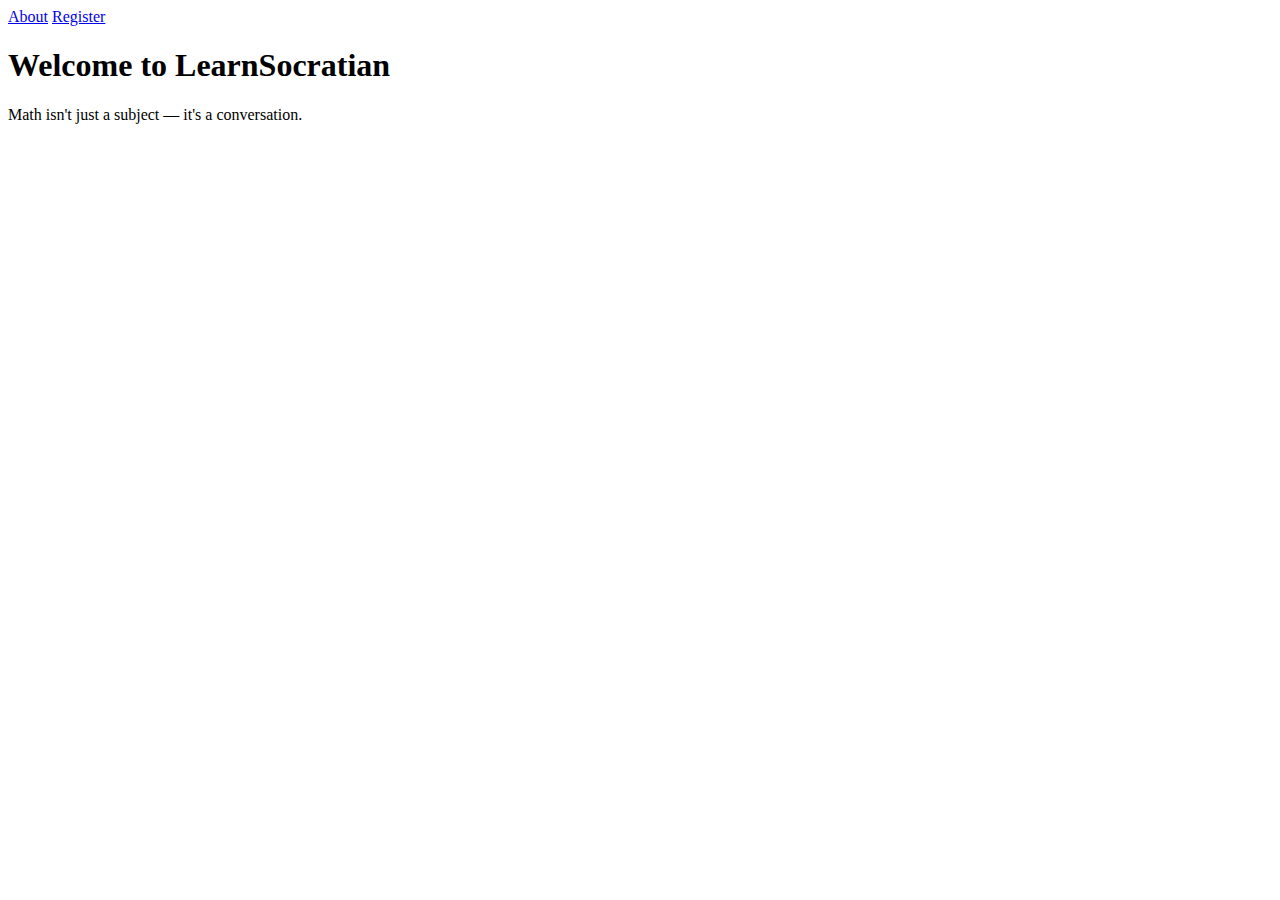
<file: index.html>
<html>
  <head><title>LearnSocratian</title></head>
  <body>
    <nav>
      <a href="about.html">About</a>
      <a href="register.html">Register</a>
    </nav>

    <h1>Welcome to LearnSocratian</h1>
    <p>Math isn't just a subject — it's a conversation.</p>
    <!-- Add more content here -->
  </body>
</html>
</file>
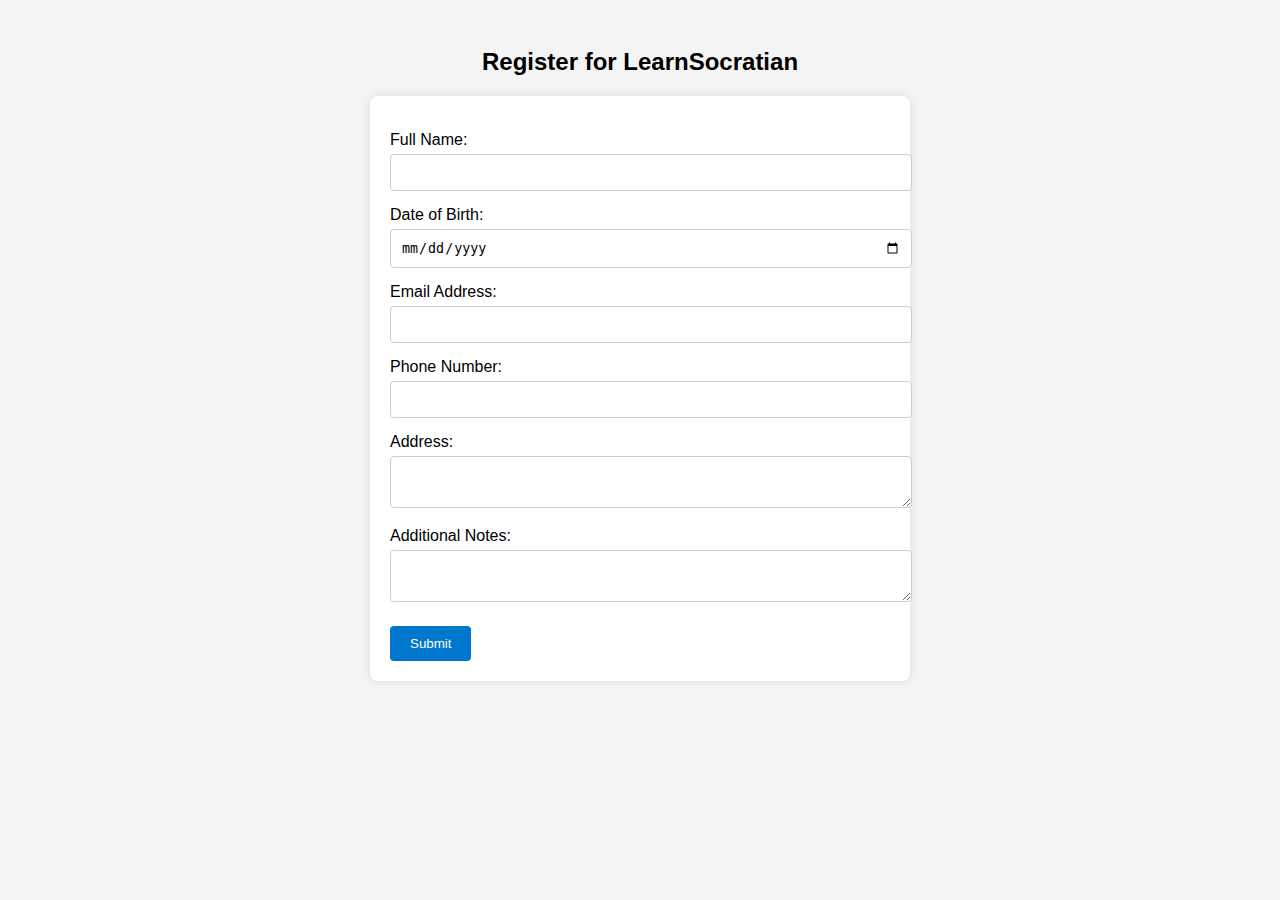
<file: register/index.html>
<!DOCTYPE html>
<html lang="en">
<head>
  <meta charset="UTF-8">
  <title>Register for LearnSocratian</title>
  <style>
    body {
      font-family: Arial, sans-serif;
      padding: 20px;
      background-color: #f4f4f4;
    }
    form {
      background: white;
      padding: 20px;
      border-radius: 8px;
      max-width: 500px;
      margin: auto;
      box-shadow: 0 0 10px rgba(0,0,0,0.1);
    }
    label {
      display: block;
      margin-top: 15px;
    }
    input, textarea {
      width: 100%;
      padding: 10px;
      margin-top: 5px;
      border: 1px solid #ccc;
      border-radius: 4px;
    }
    button {
      margin-top: 20px;
      padding: 10px 20px;
      background-color: #0077cc;
      color: white;
      border: none;
      border-radius: 4px;
      cursor: pointer;
    }
    button:hover {
      background-color: #005fa3;
    }
  </style>
</head>
<body>

  <h2 style="text-align:center;">Register for LearnSocratian</h2>
  <form action="https://formspree.io/f/YOUR_FORM_ID" method="POST">
    <label for="name">Full Name:</label>
    <input type="text" id="name" name="name" required>

    <label for="dob">Date of Birth:</label>
    <input type="date" id="dob" name="dob" required>

    <label for="email">Email Address:</label>
    <input type="email" id="email" name="email" required>

    <label for="phone">Phone Number:</label>
    <input type="tel" id="phone" name="phone">

    <label for="address">Address:</label>
    <textarea id="address" name="address"></textarea>

    <label for="notes">Additional Notes:</label>
    <textarea id="notes" name="notes"></textarea>

    <button type="submit">Submit</button>
  </form>

</body>
</html>
</file>
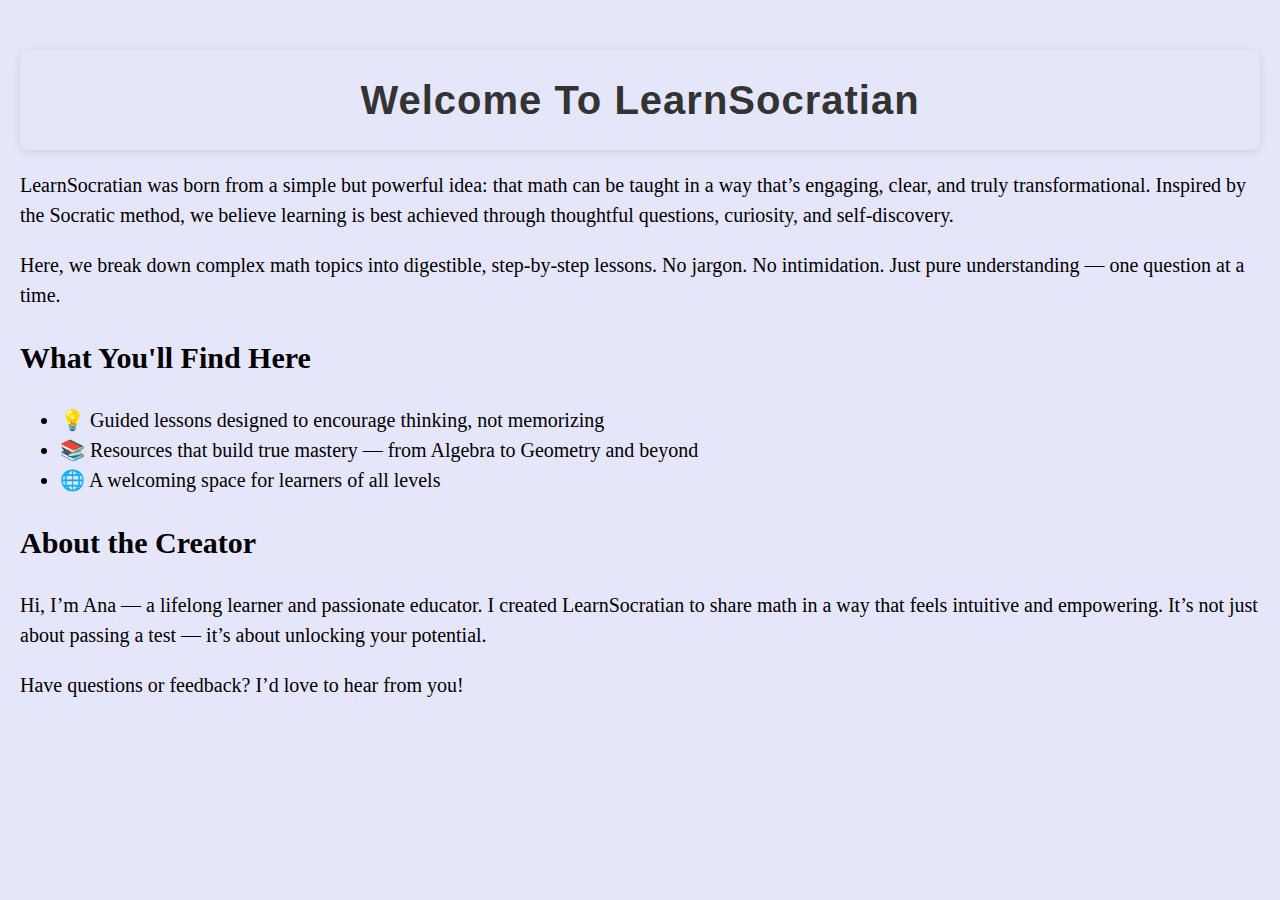
<file: about.html>
<!DOCTYPE html>
<html>
  <head>
    <title>About LearnSocratian</title>
    <link rel="stylesheet" href="style.css">
  </head>
  <body>
    <header>
      <h1>Welcome to LearnSocratian</h1>
    </header>

    <section>
      <p>LearnSocratian was born from a simple but powerful idea: that math can be taught in a way that’s engaging, clear, and truly transformational. Inspired by the Socratic method, we believe learning is best achieved through thoughtful questions, curiosity, and self-discovery.</p>

      <p>Here, we break down complex math topics into digestible, step-by-step lessons. No jargon. No intimidation. Just pure understanding — one question at a time.</p>
    </section>

    <section>
      <h2>What You'll Find Here</h2>
      <ul>
        <li>💡 Guided lessons designed to encourage thinking, not memorizing</li>
        <li>📚 Resources that build true mastery — from Algebra to Geometry and beyond</li>
        <li>🌐 A welcoming space for learners of all levels</li>
      </ul>
    </section>

    <section>
      <h2>About the Creator</h2>
      <p>Hi, I’m Ana — a lifelong learner and passionate educator. I created LearnSocratian to share math in a way that feels intuitive and empowering. It’s not just about passing a test — it’s about unlocking your potential.</p>
    </section>

    <footer>
      <p>Have questions or feedback? I’d love to hear from you!</p>
    </footer>
  </body>
</html>
</file>
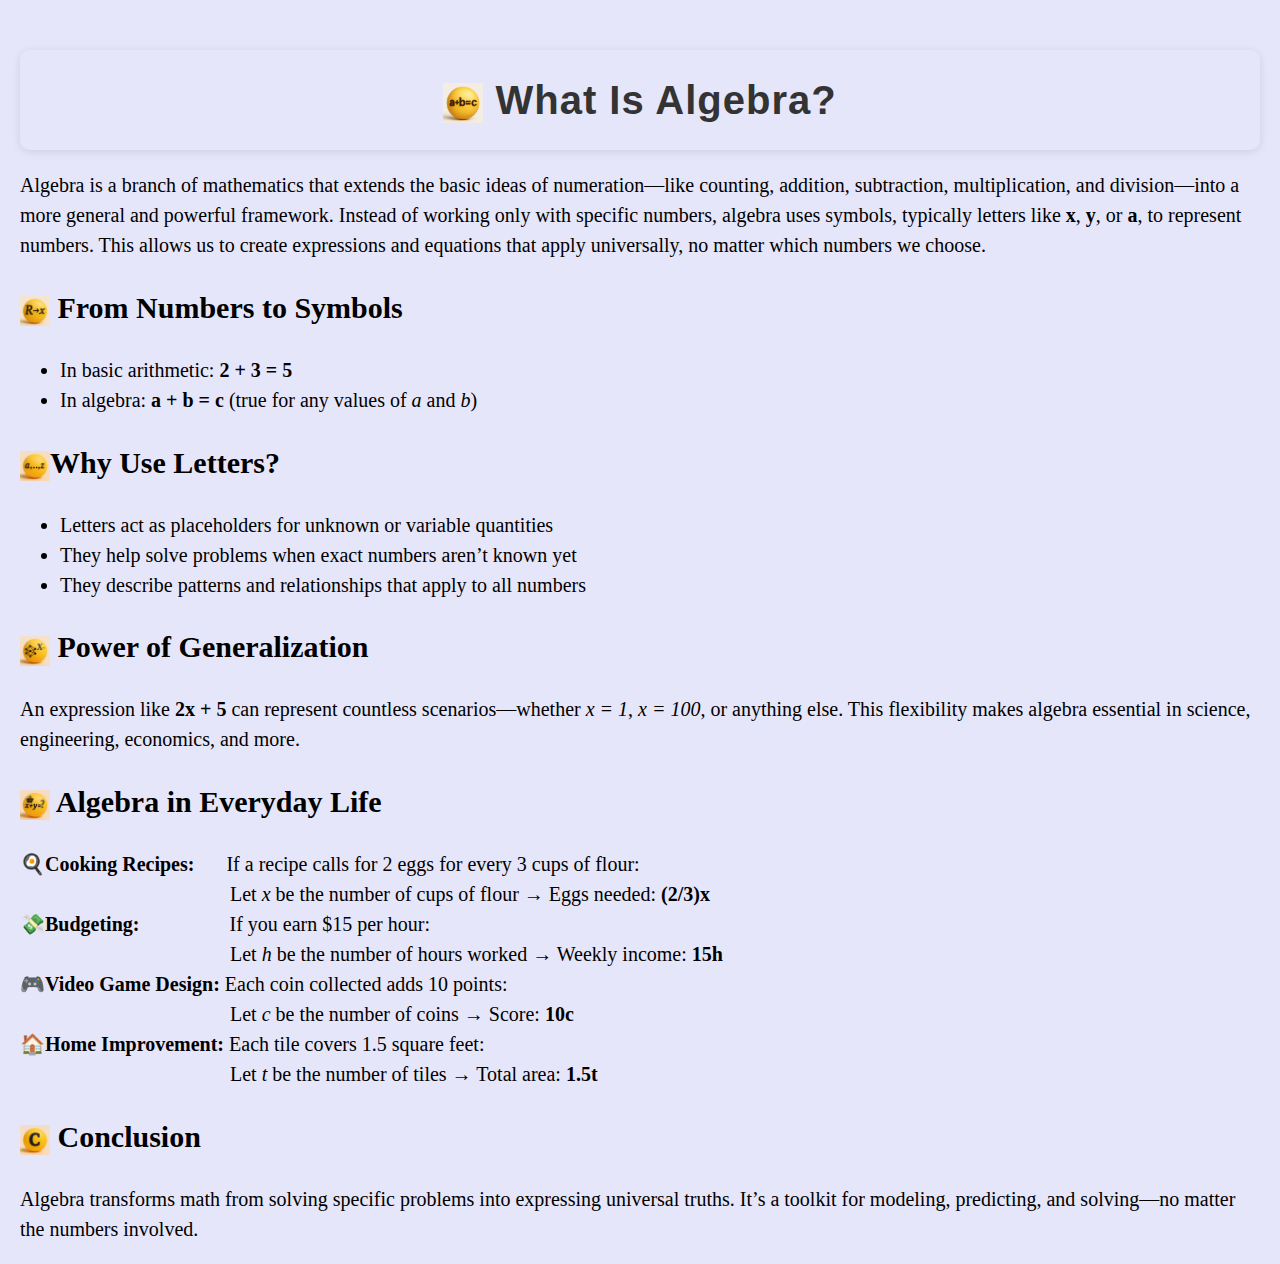
<file: Algebra.html>
<!DOCTYPE html>
<html lang="en">
<head>
  <meta charset="UTF-8">
  <title>Algebra LearnSocratian</title>
  <link rel="stylesheet" href="styles.css">
  <style>
    
  </style>
</head>

<body>
    <div id="menu-placeholder"></div>

  <h1> <img src="images/Algebra.png" alt="🧮" style="height: 1em; vertical-align: middle;"> What Is Algebra?</h1>
  <div class="section">
    <p>Algebra is a branch of mathematics that extends the basic ideas of numeration—like counting, addition, subtraction, multiplication, and division—into a more general and powerful framework. Instead of working only with specific numbers, algebra uses symbols, typically letters like <strong>x</strong>, <strong>y</strong>, or <strong>a</strong>, to represent numbers. This allows us to create expressions and equations that apply universally, no matter which numbers we choose.</p>
  </div>

  <h2><img src="images/Rtox.png" alt="🔢" style="height: 1em; vertical-align: middle;"> From Numbers to Symbols</h2>
  <div class="section">
    <ul>
      <li>In basic arithmetic: <strong>2 + 3 = 5</strong></li>
      <li>In algebra: <strong>a + b = c</strong> (true for any values of <em>a</em> and <em>b</em>)</li>
    </ul>
  </div>

  <h2> <img src="images/atoz.png" alt="🧠" style="height: 1em; vertical-align: middle;">Why Use Letters?</h2>
  <div class="section">
    <ul>
      <li>Letters act as placeholders for unknown or variable quantities</li>
      <li>They help solve problems when exact numbers aren’t known yet</li>
      <li>They describe patterns and relationships that apply to all numbers</li>
    </ul>
  </div>

  <h2><img src="images/general.png" alt="📐" style="height: 1em; vertical-align: middle;"> Power of Generalization</h2>
  <div class="section">
    <p>An expression like <strong>2x + 5</strong> can represent countless scenarios—whether <em>x = 1</em>, <em>x = 100</em>, or anything else. This flexibility makes algebra essential in science, engineering, economics, and more.</p>
  </div>

  <h2><img src="images/life.png" alt="🌍" style="height: 1em; vertical-align: middle;"> Algebra in Everyday Life</h2>
  <div class="section">
    <div class="highlight"><span class="emoji">🍳</span><strong>Cooking Recipes:</strong><span style="margin-left: 3.2ch;">If a recipe calls for 2 eggs for every 3 cups of flour:</span><br>
    <span style="margin-left: 21ch;">Let <em>x</em> be the number of cups of flour → Eggs needed: <strong>(2/3)x</strong></span></div>

    <div class="highlight"><span class="emoji">💸</span><strong>Budgeting:</strong> <span style="margin-left: 8.5ch;">If you earn $15 per hour:</span><br>
    <span style="margin-left: 21ch;">Let <em>h</em> be the number of hours worked → Weekly income: <strong>15h</strong></span></div>

    <div class="highlight"><span class="emoji">🎮</span><strong>Video Game Design:</strong> Each coin collected adds 10 points:<br>
    <span style="margin-left: 21ch;">Let <em>c</em> be the number of coins → Score: <strong>10c</strong></span></div>

    <div class="highlight"><span class="emoji">🏠</span><strong>Home Improvement:</strong> Each tile covers 1.5 square feet:<br>
    <span style="margin-left: 21ch;">Let <em>t</em> be the number of tiles → Total area: <strong>1.5t</strong></span></div>
  </div>

  <h2><img src="images/Conclusion.png" alt="✨" style="height: 1em; vertical-align: middle;"> Conclusion</h2>
  <div class="section">
    <p>Algebra transforms math from solving specific problems into expressing universal truths. It’s a toolkit for modeling, predicting, and solving—no matter the numbers involved.</p>
  </div>

<!--JavaScript code-->
      <script src="menu-loader.js"></script>
  </body>
  </html>
</file>
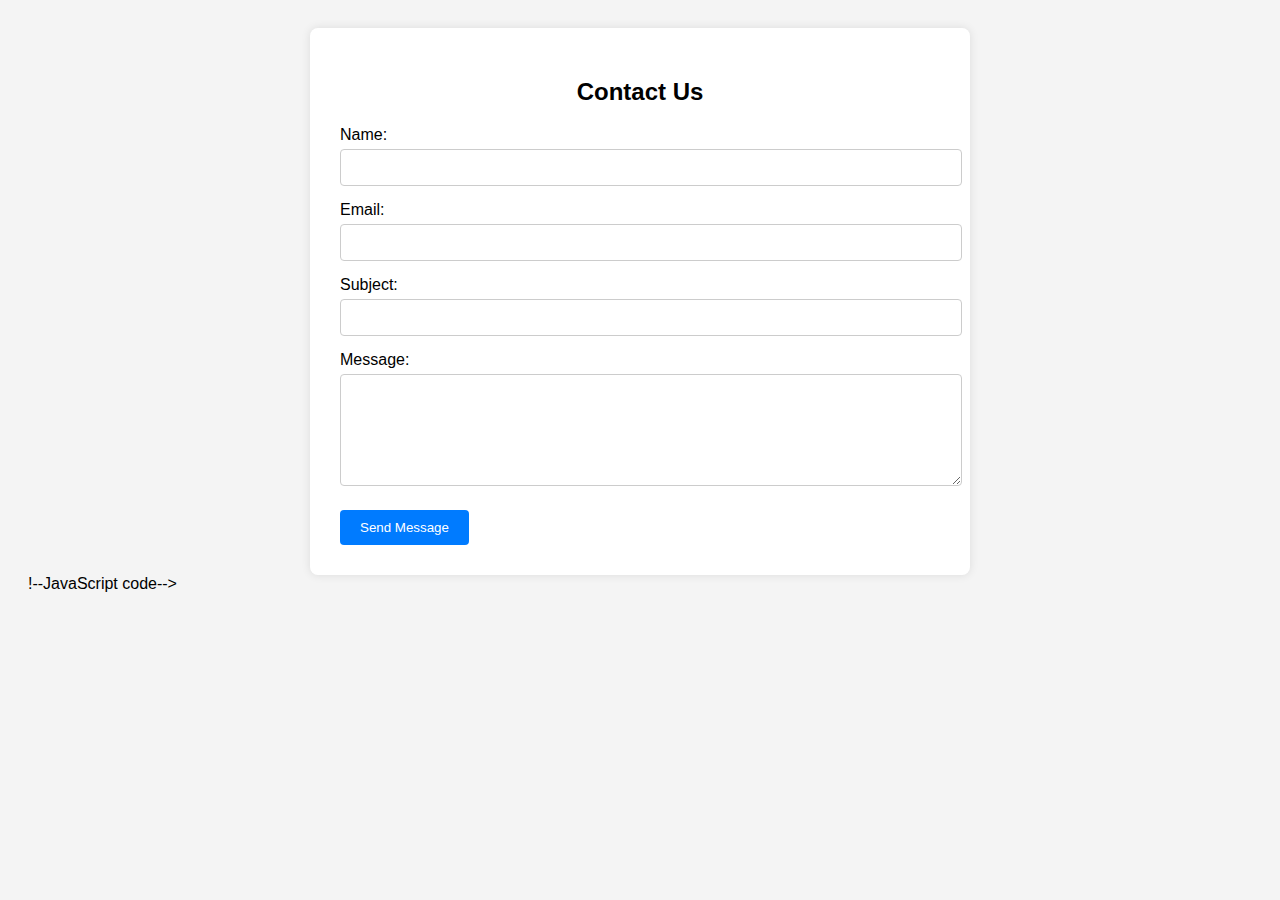
<file: Contact.html>
<!DOCTYPE html>
<html lang="en">
<head>
  <meta charset="UTF-8">
  <meta name="viewport" content="width=device-width, initial-scale=1">
  <title>Contact Us</title>
  <style>
    body {
      font-family: Arial, sans-serif;
      background-color: #f4f4f4;
      padding: 20px;
    }
    .contact-container {
      max-width: 600px;
      margin: auto;
      background: white;
      padding: 30px;
      border-radius: 8px;
      box-shadow: 0 0 10px rgba(0,0,0,0.1);
    }
    h2 {
      text-align: center;
      margin-bottom: 20px;
    }
    label {
      display: block;
      margin-top: 15px;
    }
    input, textarea {
      width: 100%;
      padding: 10px;
      margin-top: 5px;
      border: 1px solid #ccc;
      border-radius: 4px;
    }
    button {
      margin-top: 20px;
      padding: 10px 20px;
      background-color: #007BFF;
      color: white;
      border: none;
      border-radius: 4px;
      cursor: pointer;
    }
    button:hover {
      background-color: #0056b3;
    }
  </style>
</head>
<body>

  <div id="menu-placeholder"></div>

  <div class="contact-container">
    <h2>Contact Us</h2>
    <form action="submit_form.php" method="POST">
      <label for="name">Name:</label>
      <input type="text" id="name" name="name" required>

      <label for="email">Email:</label>
      <input type="email" id="email" name="email" required>

      <label for="subject">Subject:</label>
      <input type="text" id="subject" name="subject">

      <label for="message">Message:</label>
      <textarea id="message" name="message" rows="6" required></textarea>

      <button type="submit">Send Message</button>
    </form>
  </div>


  !--JavaScript code-->
      <script src="menu-loader.js"></script>
</body>
</html>
</file>
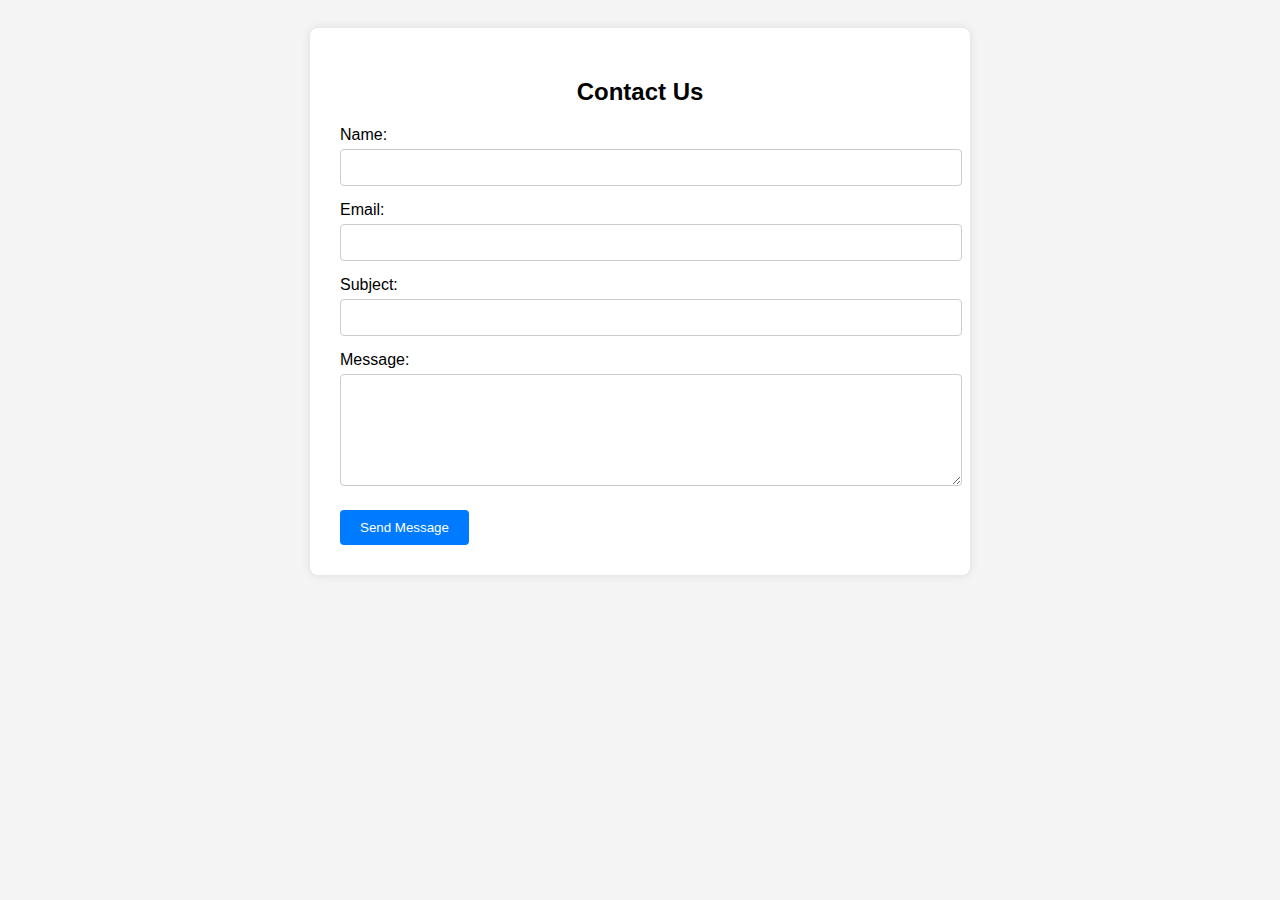
<file: contact.html>
<!DOCTYPE html>
<html lang="en">
<head>
  <meta charset="UTF-8">
  <meta name="viewport" content="width=device-width, initial-scale=1">
  <title>Contact Us</title>
  <style>
    body {
      font-family: Arial, sans-serif;
      background-color: #f4f4f4;
      padding: 20px;
    }
    .contact-container {
      max-width: 600px;
      margin: auto;
      background: white;
      padding: 30px;
      border-radius: 8px;
      box-shadow: 0 0 10px rgba(0,0,0,0.1);
    }
    h2 {
      text-align: center;
      margin-bottom: 20px;
    }
    label {
      display: block;
      margin-top: 15px;
    }
    input, textarea {
      width: 100%;
      padding: 10px;
      margin-top: 5px;
      border: 1px solid #ccc;
      border-radius: 4px;
    }
    button {
      margin-top: 20px;
      padding: 10px 20px;
      background-color: #007BFF;
      color: white;
      border: none;
      border-radius: 4px;
      cursor: pointer;
    }
    button:hover {
      background-color: #0056b3;
    }
  </style>
</head>
<body>

  <div id="menu-placeholder"></div>
  
  <div class="contact-container">
    <h2>Contact Us</h2>
    <form action="https://formspree.io/f/mgvzpler" method="POST">
      

      <label for="name">Name:</label>
      <input type="text" id="name" name="name" required>

      <label for="email">Email:</label>
      <input type="email" id="email" name="email" required>

      <label for="subject">Subject:</label>
      <input type="text" id="subject" name="subject">

      <label for="message">Message:</label>
      <textarea id="message" name="message" rows="6" required></textarea>

      <button type="submit">Send Message</button>
     
      <input type="hidden" name="_redirect" value="https://learnsocratian.github.io/thank-you.html">

    </form>
  </div>


  <!--JavaScript code-->
      <script src="menu-loader.js"></script>
</body>
</html>
</file>
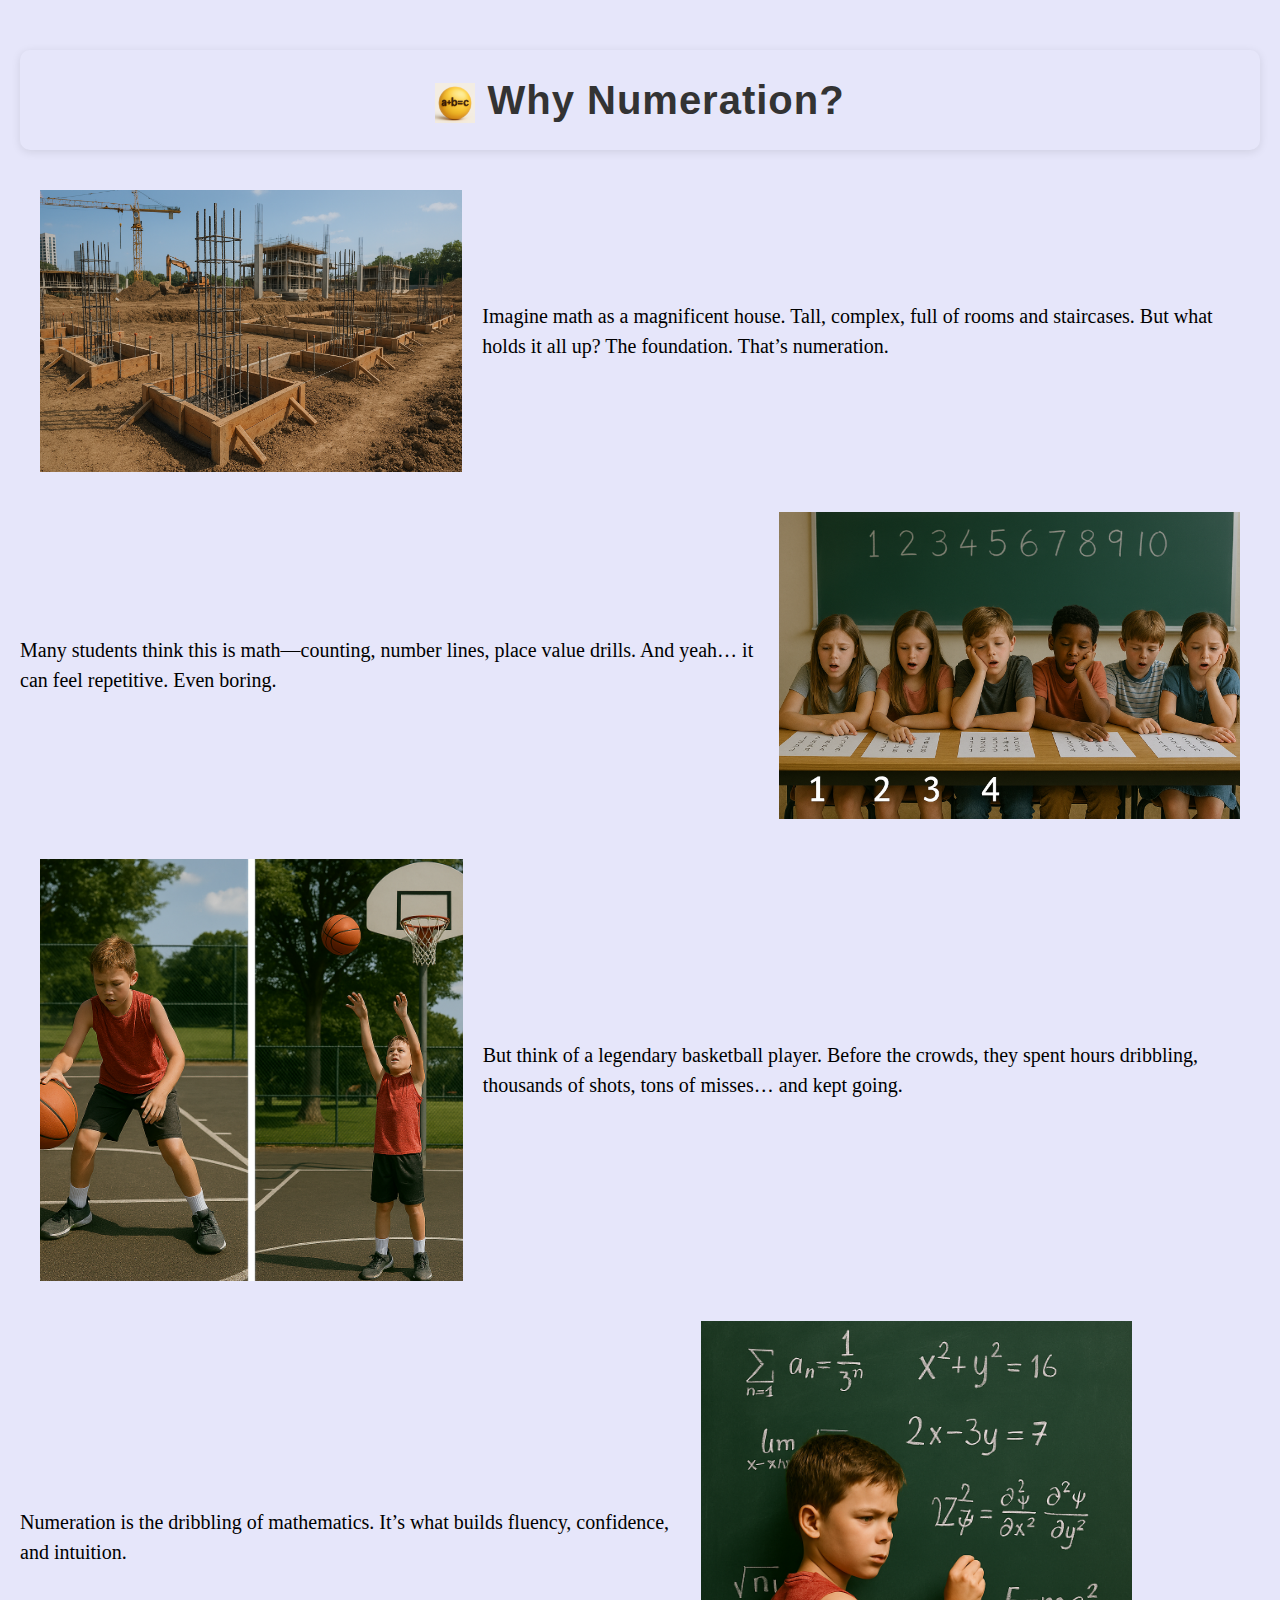
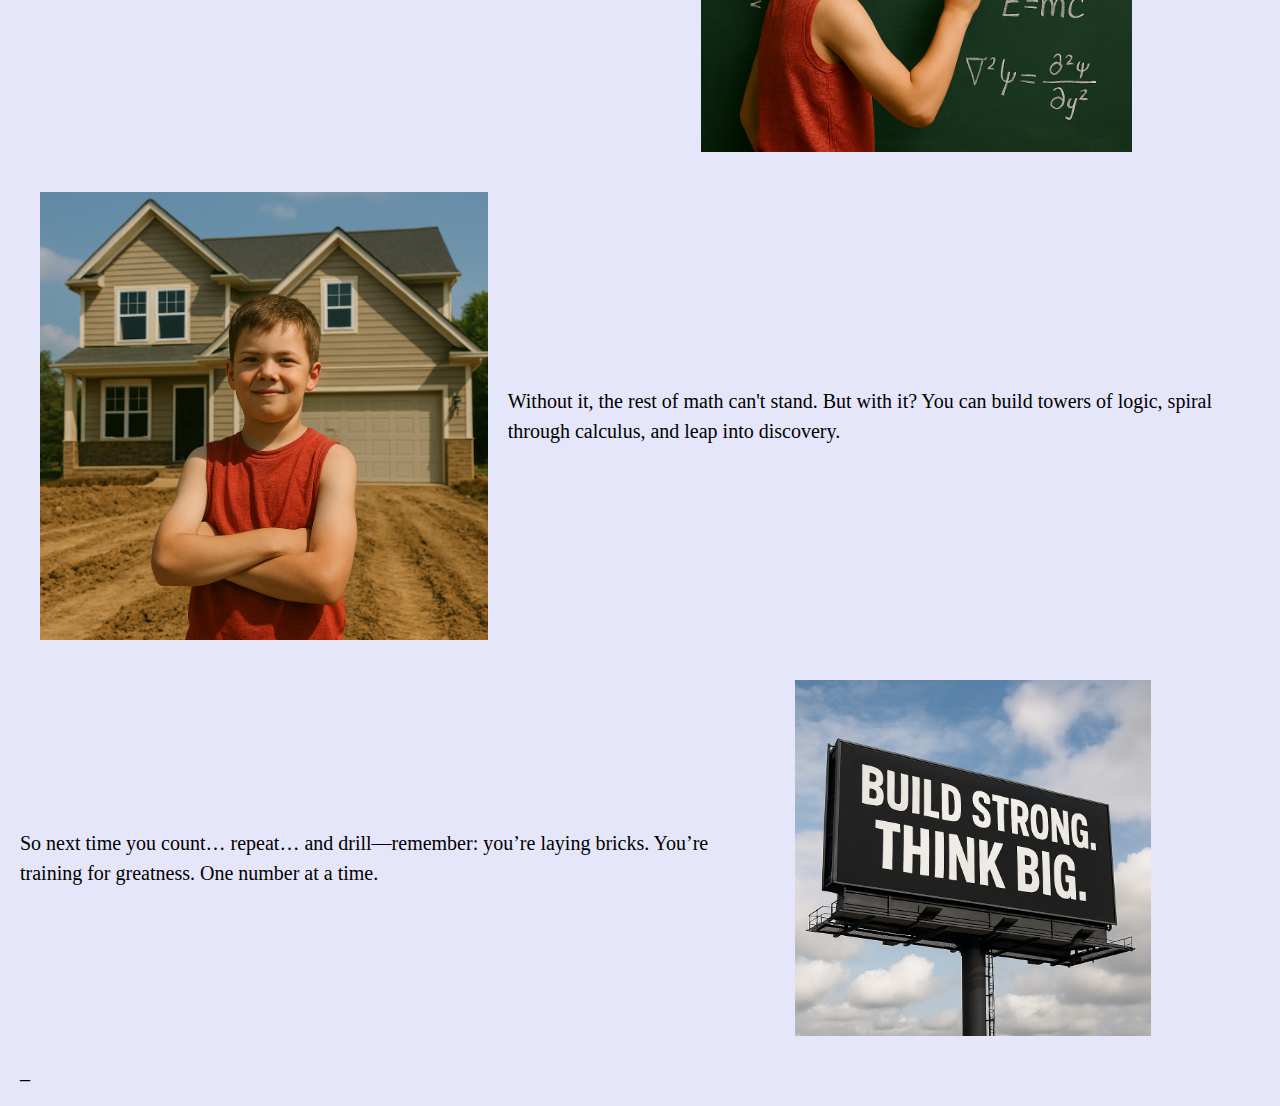
<file: Numeration.html>
<html>
  <head>
    <title>Numeration LearnSocratian</title>
    <link rel="stylesheet" href="styles.css">
  </head>

  <body>

    <!--Title of the page-->
<h1> <img src="images/Algebra.png" alt="🧮" style="height: 1em; vertical-align: middle;"> Why Numeration?</h1>
  

<!--Picture and text on the right-->

<div style="display: flex; ">
  <div style="width: 50%; padding: 20px;">
    <img src="images/1.png" alt="Fondation" style="width: 100%; height: auto;">
  </div>
  <div style="display: flex; align-items: center; justify-content: center;">
    <p>Imagine math as a magnificent house. Tall, complex, full of rooms and staircases. But what holds it all up? The foundation. That’s numeration.</p>
  </div>
</div>

<!--Text and picture (Students counting, doing number drills, looking bored) on the right-->
<div style="display: flex;
">
  <div style="display: flex; align-items: center; justify-content: center;">
    <p>Many students think this is math—counting, number lines, place value drills. And yeah… it can feel repetitive. Even boring.</p>
  </div>
  <div style="width: 50%; padding: 20px;">
    <img src="images/2.png" alt="Students counting" style="width: 100%; height: auto;">
  </div>
</div>

<!--Picture (A young athlete training, dribbling and missing shots] and text on the right-->
<div style="display: flex; ">
  <div style="width: 50%; padding: 20px;">
    <img src="images/3.png" alt="Fondation" style="width: 100%; height: auto;">
  </div>
  <div style="display: flex; align-items: center; justify-content: center;">
    <p>But think of a legendary basketball player. Before the crowds, they spent hours dribbling, thousands of shots, tons of misses… and kept going.</p>
  </div>
</div>


<!--Text and picture (SBack to the classroom, same student solving advanced math) on the right-->
<div style="display: flex;
">
  <div style="display: flex; align-items: center; justify-content: center;">
    <p>Numeration is the dribbling of mathematics. It’s what builds fluency, confidence, and intuition.</p>
  </div>
  <div style="width: 50%; padding: 20px;">
    <img src="images/4.png" alt="Students counting" style="width: 80%; height: auto;">
  </div>
</div>

<!--Picture (House complete, child stands in front proudly-->
<div style="display: flex; ">
  <div style="width: 50%; padding: 20px;">
    <img src="images/5.png" alt="Fondation" style="width: 100%; height: auto;">
  </div>
  <div style="display: flex; align-items: center; justify-content: center;">
    <p>Without it, the rest of math can't stand. But with it? You can build towers of logic, spiral through calculus, and leap into discovery.</p>
  </div>
</div>

<!--Text and picture (Build Strong. Think Big.) on the right-->
<div style="display: flex;
">
  <div style="display: flex; align-items: center; justify-content: center;">
    <p>So next time you count… repeat… and drill—remember: you’re laying bricks. You’re training for greatness. One number at a time.</p>
  </div>
  <div style="width: 50%; padding: 20px;">
    <img src="images/6.png" alt="Students counting" style="width: 80%; height: auto;">
  </div>
</div>
_

   <div id="menu-placeholder"></div>

<!--JavaScript code-->
      <script src="menu-loader.js"></script>
  </body>
</file>
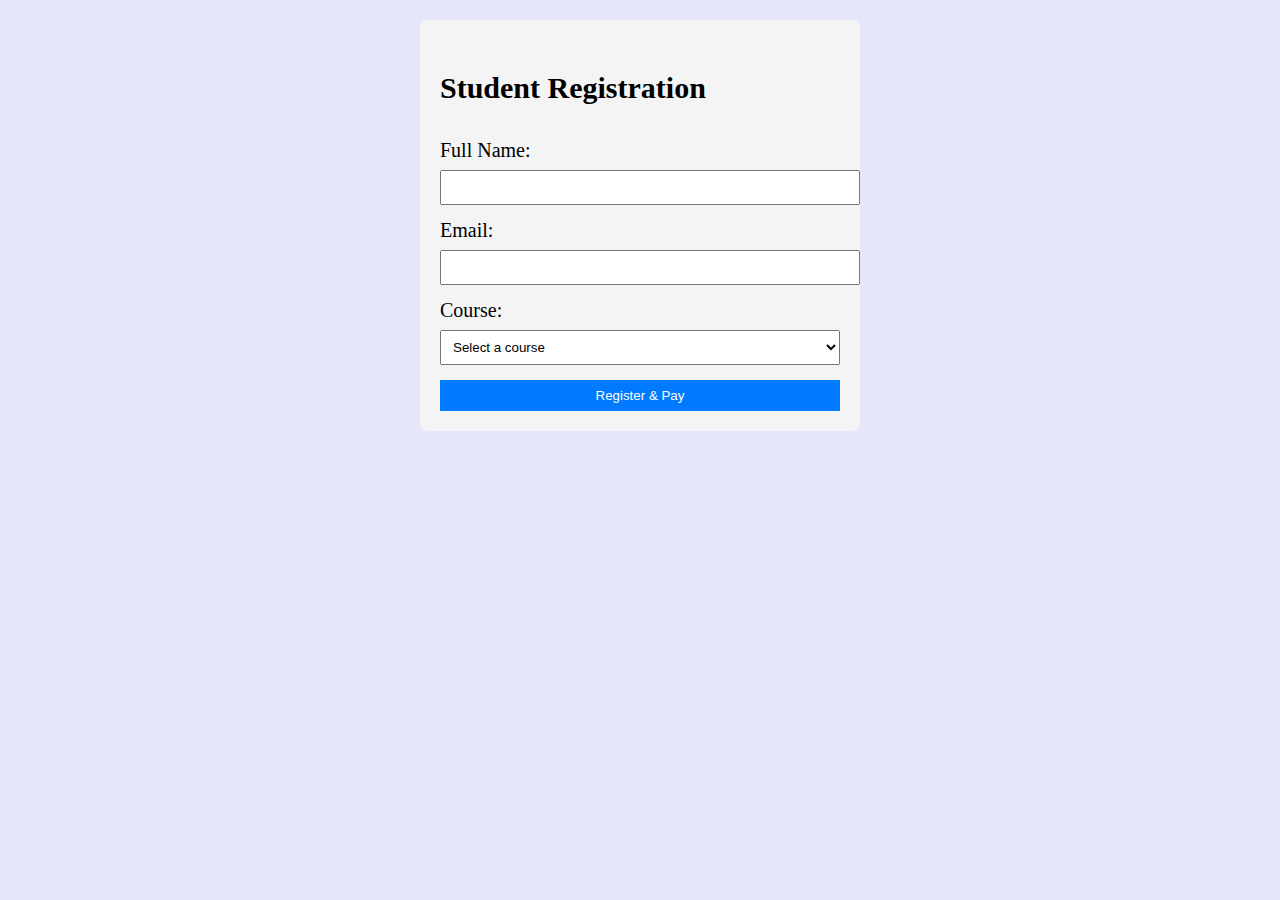
<file: registration.html>
<!DOCTYPE html>
<html>
  <head>
    <title>Registration LearnSocratian</title>
    <link rel="stylesheet" href="styles.css">
    
  </head>


<form id="registrationForm">
  <h2>Student Registration</h2>
  <label for="name">Full Name:</label>
  <input type="text" id="name" required />

  <label for="email">Email:</label>
  <input type="email" id="email" required />

  <label for="course">Course:</label>
  <select id="course" required>
    <option value="">Select a course</option>
    <option value="philosophy">Philosophy</option>
    <option value="ethics">Ethics</option>
    <option value="logic">Logic</option>
  </select>

  <button type="submit">Register & Pay</button>
</form>


<!--JavaScript code-->
    <script src="menu-loader.js"></script>

</html>
</file>
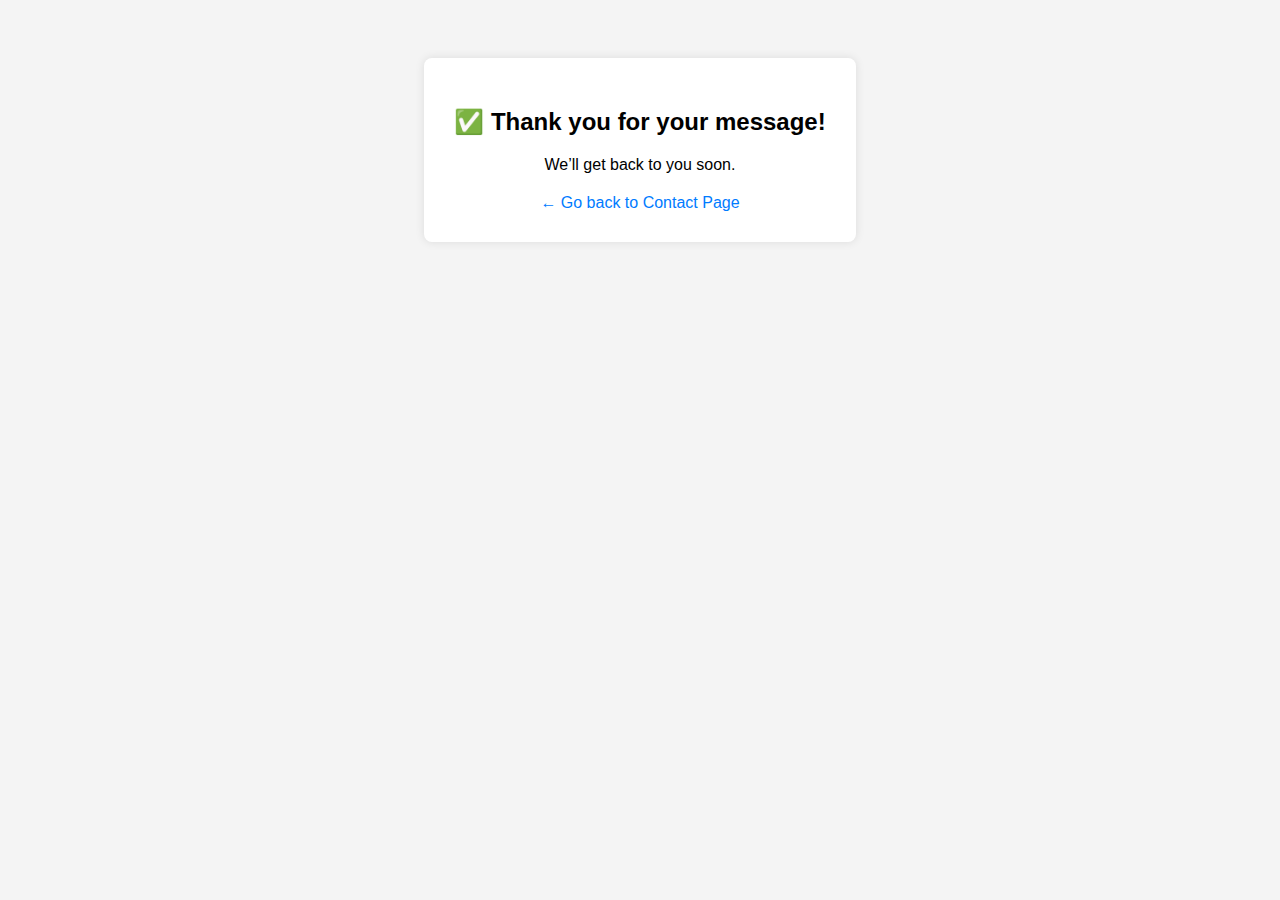
<file: thank-you.html>
<!DOCTYPE html>
<html lang="en">
<head>
  <meta charset="UTF-8">
  <title>Thank You</title>
  <style>
    body {
      font-family: Arial, sans-serif;
      background-color: #f4f4f4;
      text-align: center;
      padding: 50px;
    }
    .message-box {
      background: white;
      padding: 30px;
      border-radius: 8px;
      box-shadow: 0 0 10px rgba(0,0,0,0.1);
      display: inline-block;
    }
    a {
      display: block;
      margin-top: 20px;
      color: #007BFF;
      text-decoration: none;
    }
    a:hover {
      text-decoration: underline;
    }
  </style>
</head>
<body>
  <div class="message-box">
    <h2>✅ Thank you for your message!</h2>
    <p>We’ll get back to you soon.</p>
    <a href="contact.html">← Go back to Contact Page</a>
  </div>
</body>
</html>
</file>
<file: style.css>
h1 {
  text-align: center;
  color: #333;
  font-family: Arial, sans-serif;
  margin-top: 50px;
  margin-bottom: 20px;
  font-size: 2em;
  font-weight: bold;
  text-transform: capitalize;
  letter-spacing: 1px;;
  padding: 20px;
  border-radius: 10px;
  box-shadow: 0 2px 10px rgba(0, 0, 0, 0.1);
  transition: background-color 0.3s ease;
  &:hover {
    background-color: #e9ecef;
  }
}

h6 {
  text-align: center;
  color: #333;
  font-family: Arial, sans-serif;
  margin-top: 20px;
  margin-bottom: 20px;
  font-size: 1em;
  font-weight: bold;
  text-transform: capitalize;
  letter-spacing: 1px;;
  padding: 5px;
  transition: background-color 0.3s ease;
  &:hover {
    background-color: #e9ecef;
  }
}
body {
  font-family: Lato, Humanist sans;
  font-size: 20px;
  line-height: 1.5;
  margin: 20px;
  padding: 0;
  background-color: lavender;
  /*background: url('SolarSystemBG.png') no-repeat center center fixed;*/
      background-size: cover;
      z-index: -1;
}

.menu-bar {
  position: fixed;     /* Keeps it fixed in the viewport */
  height: 30px;
  top: 0;              /* Anchors it to the top */
  width: 100%;         /* Full width across the page */
  background-color: #333;
  overflow: visible;
 /* font-family:Arial, sans-serif;*/
  /*display: flex;*/
  float: right;            /* Aligns the whole menu to the right */
  z-index: 1000;       /* Ensures it stays above other elements */
}

.menu-bar ul {
  list-style: none;
  margin: 0;
  padding: 0;
  display: flex;
  background-color: #b098f9;
  position: relative; /* Allows dropdowns to be positioned relative to this */
}

.menu-bar li {
  margin: 0;
  position: relative;
  padding: 0 10px; /* Adds space on the left and right */
}

.menu-bar > li > a {
  display: block;
  padding: 15px 20px;
  color: white;
  text-decoration: none;
  font-weight: bold;
  float: left;            
}

.menu-bar > li > a:hover {
  background-color: #34495e;
}

/*Dropdown menu*/




.menu-bar li .dropdown{
  display:none;
  position:absolute;
  background-color:#a2aff6;
  top:100%;
  left: 0;
  min-width:160px;
  z-index:1000;
}

.menu-bar li .dropdown li {
  position: relative;
}

.dropdown a{
  display:block;
  color:white;
  padding: 10px 12
  px;
  text-decoration: none;
}

.dropdown a:hover{
  background-color:#b098f9;
}

/*Show dropdown on hover */
.menu-bar li:hover .dropdown{
  display: block;
}


form {
  max-width: 400px;
  margin: auto;
  padding: 20px;
  background: #f4f4f4;
  border-radius: 8px;
}
label {
  display: block;
  margin-top: 10px;
}
input, select, button {
  width: 100%;
  padding: 8px;
  margin-top: 5px;
}
button {
  background-color: #007bff;
  color: white;
  border: none;
  margin-top: 15px;
  cursor: pointer;
}
</file>
<file: styles.css>
h1 {
  text-align: center;
  color: #333;
  font-family: Arial, sans-serif;
  margin-top: 50px;
  margin-bottom: 20px;
  font-size: 2em;
  font-weight: bold;
  text-transform: capitalize;
  letter-spacing: 1px;;
  padding: 20px;
  border-radius: 10px;
  box-shadow: 0 2px 10px rgba(0, 0, 0, 0.1);
  transition: background-color 0.3s ease;
  &:hover {
    background-color: #e9ecef;
  }
}

h6 {
  text-align: center;
  color: #333;
  font-family: Arial, sans-serif;
  margin-top: 20px;
  margin-bottom: 20px;
  font-size: 1em;
  font-weight: bold;
  text-transform: capitalize;
  letter-spacing: 1px;;
  padding: 5px;
  transition: background-color 0.3s ease;
  &:hover {
    background-color: #e9ecef;
  }
}
body {
  font-family: Lato, Humanist sans;
  font-size: 20px;
  line-height: 1.5;
  margin: 20px;
  padding: 0;
  background-color: lavender;
  /*background: url('SolarSystemBG.png') no-repeat center center fixed;*/
      background-size: cover;
      z-index: -1;
}

.menu-bar {
  position: fixed;     /* Keeps it fixed in the viewport */
  height: 30px;
  top: 0;              /* Anchors it to the top */
  width: 100%;         /* Full width across the page */
  background-color: #333;
  overflow: visible;
 /* font-family:Arial, sans-serif;*/
  /*display: flex;*/
  float: right;            /* Aligns the whole menu to the right */
  z-index: 1000;       /* Ensures it stays above other elements */
}

.menu-bar ul {
  list-style: none;
  margin: 0;
  padding: 0;
  display: flex;
  background-color: #b098f9;
  position: relative; /* Allows dropdowns to be positioned relative to this */
}

.menu-bar li {
  margin: 0;
  position: relative;
  padding: 0 10px; /* Adds space on the left and right */
}

.menu-bar > li > a {
  display: block;
  padding: 15px 20px;
  color: white;
  text-decoration: none;
  font-weight: bold;
  float: left;            
}

.menu-bar > li > a:hover {
  background-color: #34495e;
}

/*Dropdown menu*/




.menu-bar li .dropdown{
  display:none;
  position:absolute;
  background-color:#a2aff6;
  top:100%;
  left: 0;
  min-width:160px;
  z-index:1000;
}

.menu-bar li .dropdown li {
  position: relative;
}

.dropdown a{
  display:block;
  color:white;
  padding: 10px 12
  px;
  text-decoration: none;
}

.dropdown a:hover{
  background-color:#b098f9;
}

/*Show dropdown on hover */
.menu-bar li:hover .dropdown{
  display: block;
}


form {
  max-width: 400px;
  margin: auto;
  padding: 20px;
  background: #f4f4f4;
  border-radius: 8px;
}
label {
  display: block;
  margin-top: 10px;
}
input, select, button {
  width: 100%;
  padding: 8px;
  margin-top: 5px;
}
button {
  background-color: #007bff;
  color: white;
  border: none;
  margin-top: 15px;
  cursor: pointer;
}
</file>
